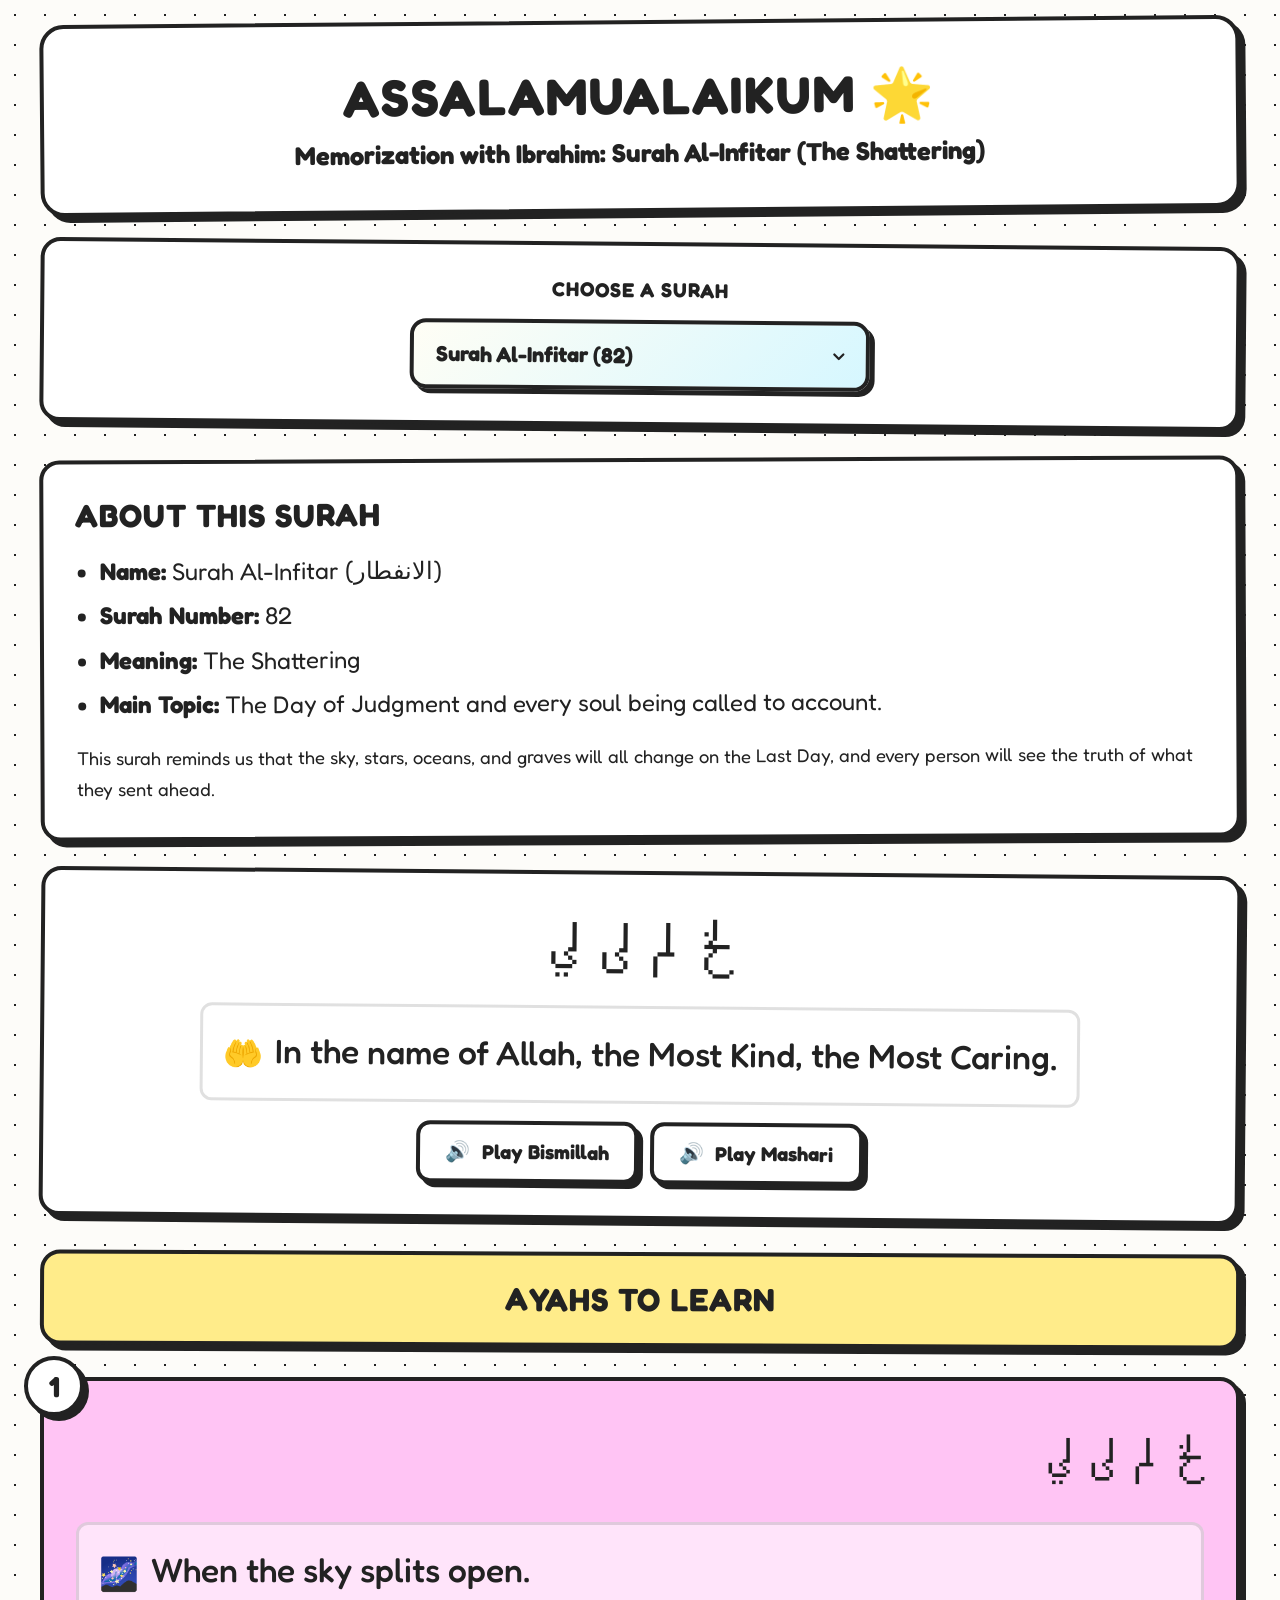
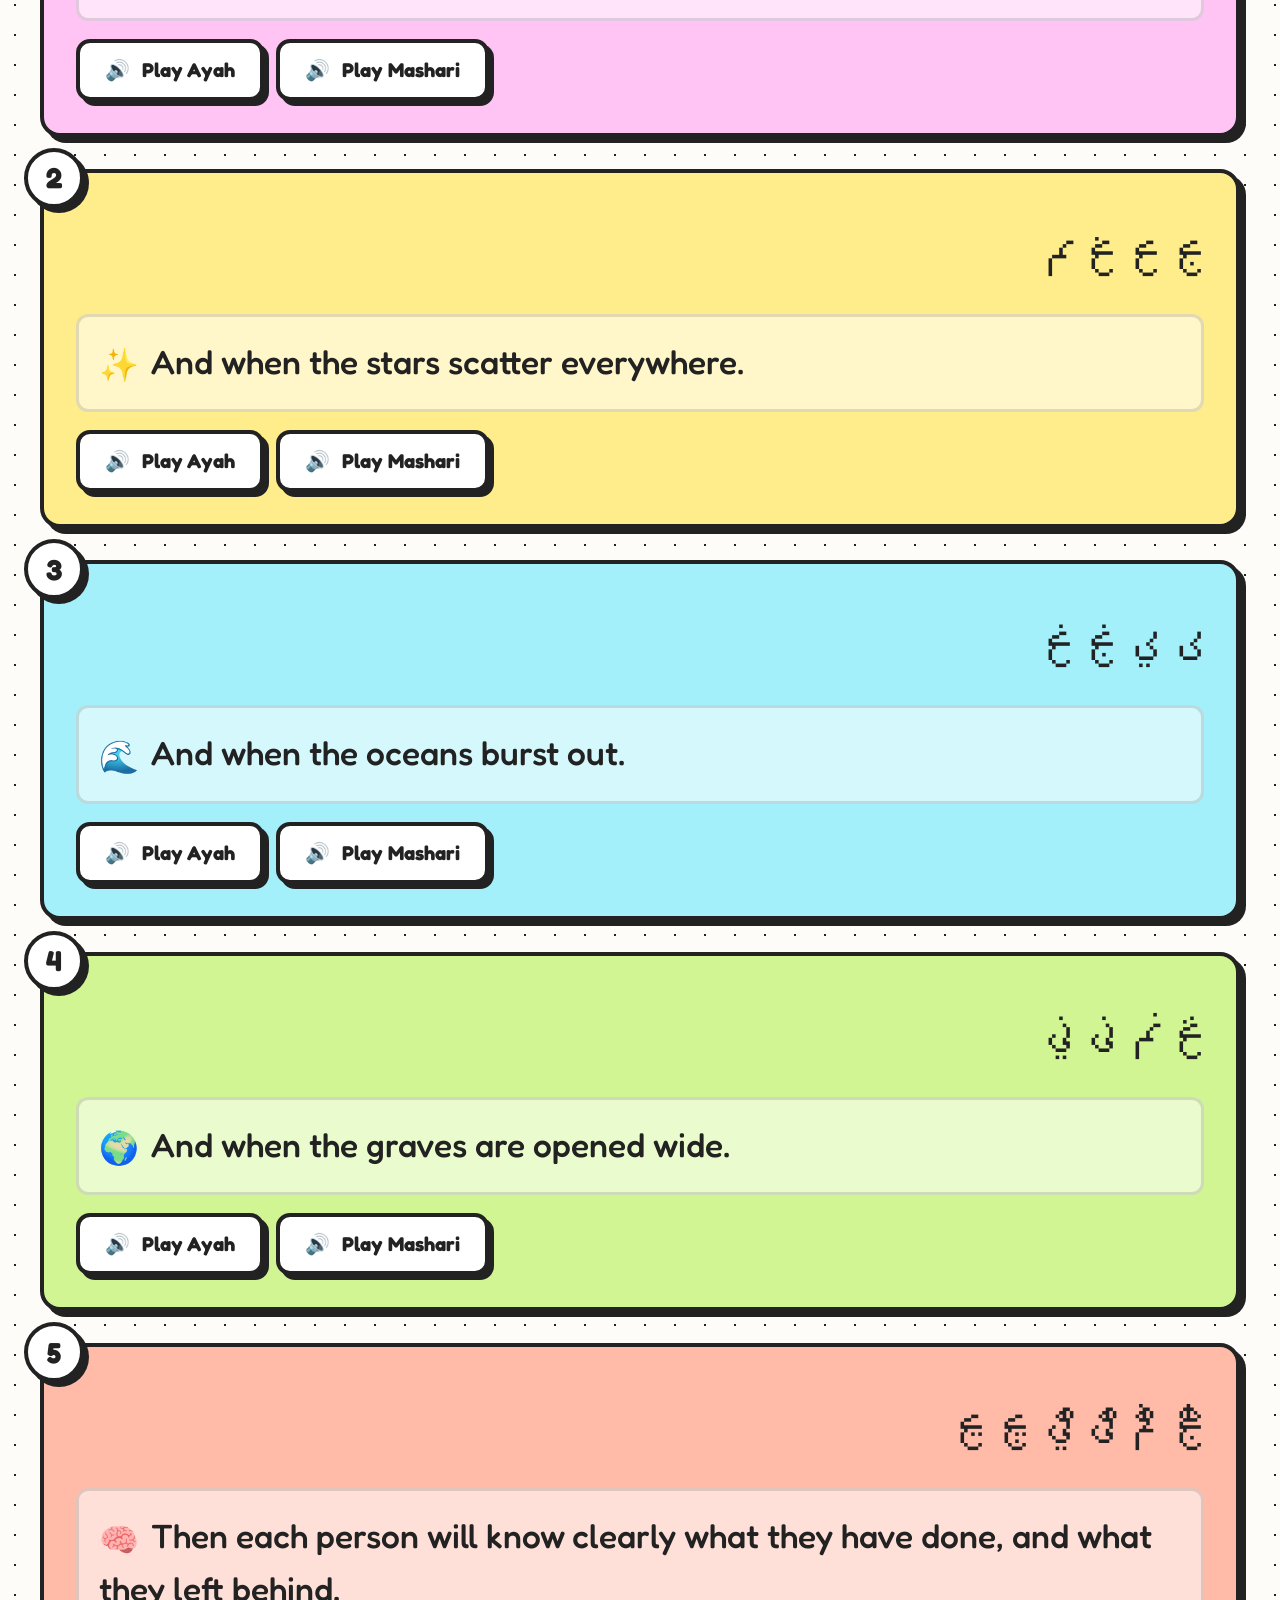
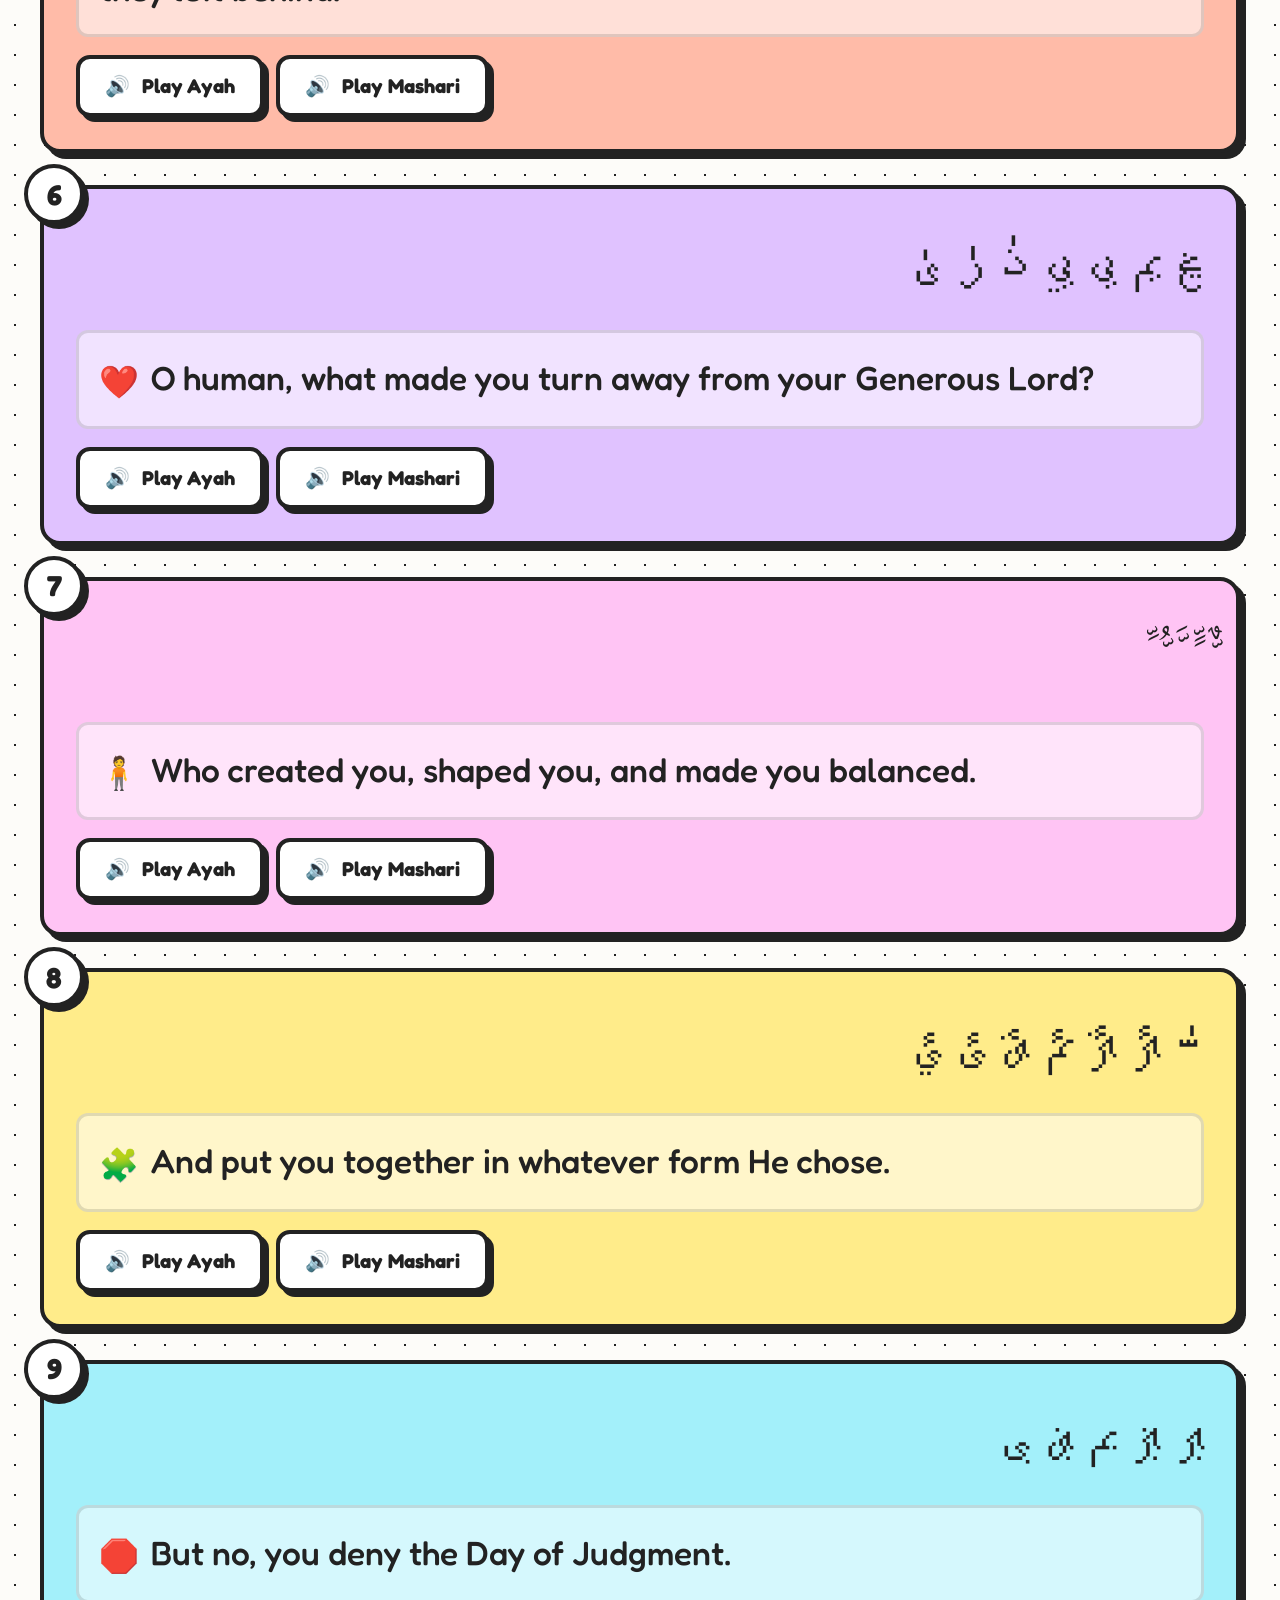
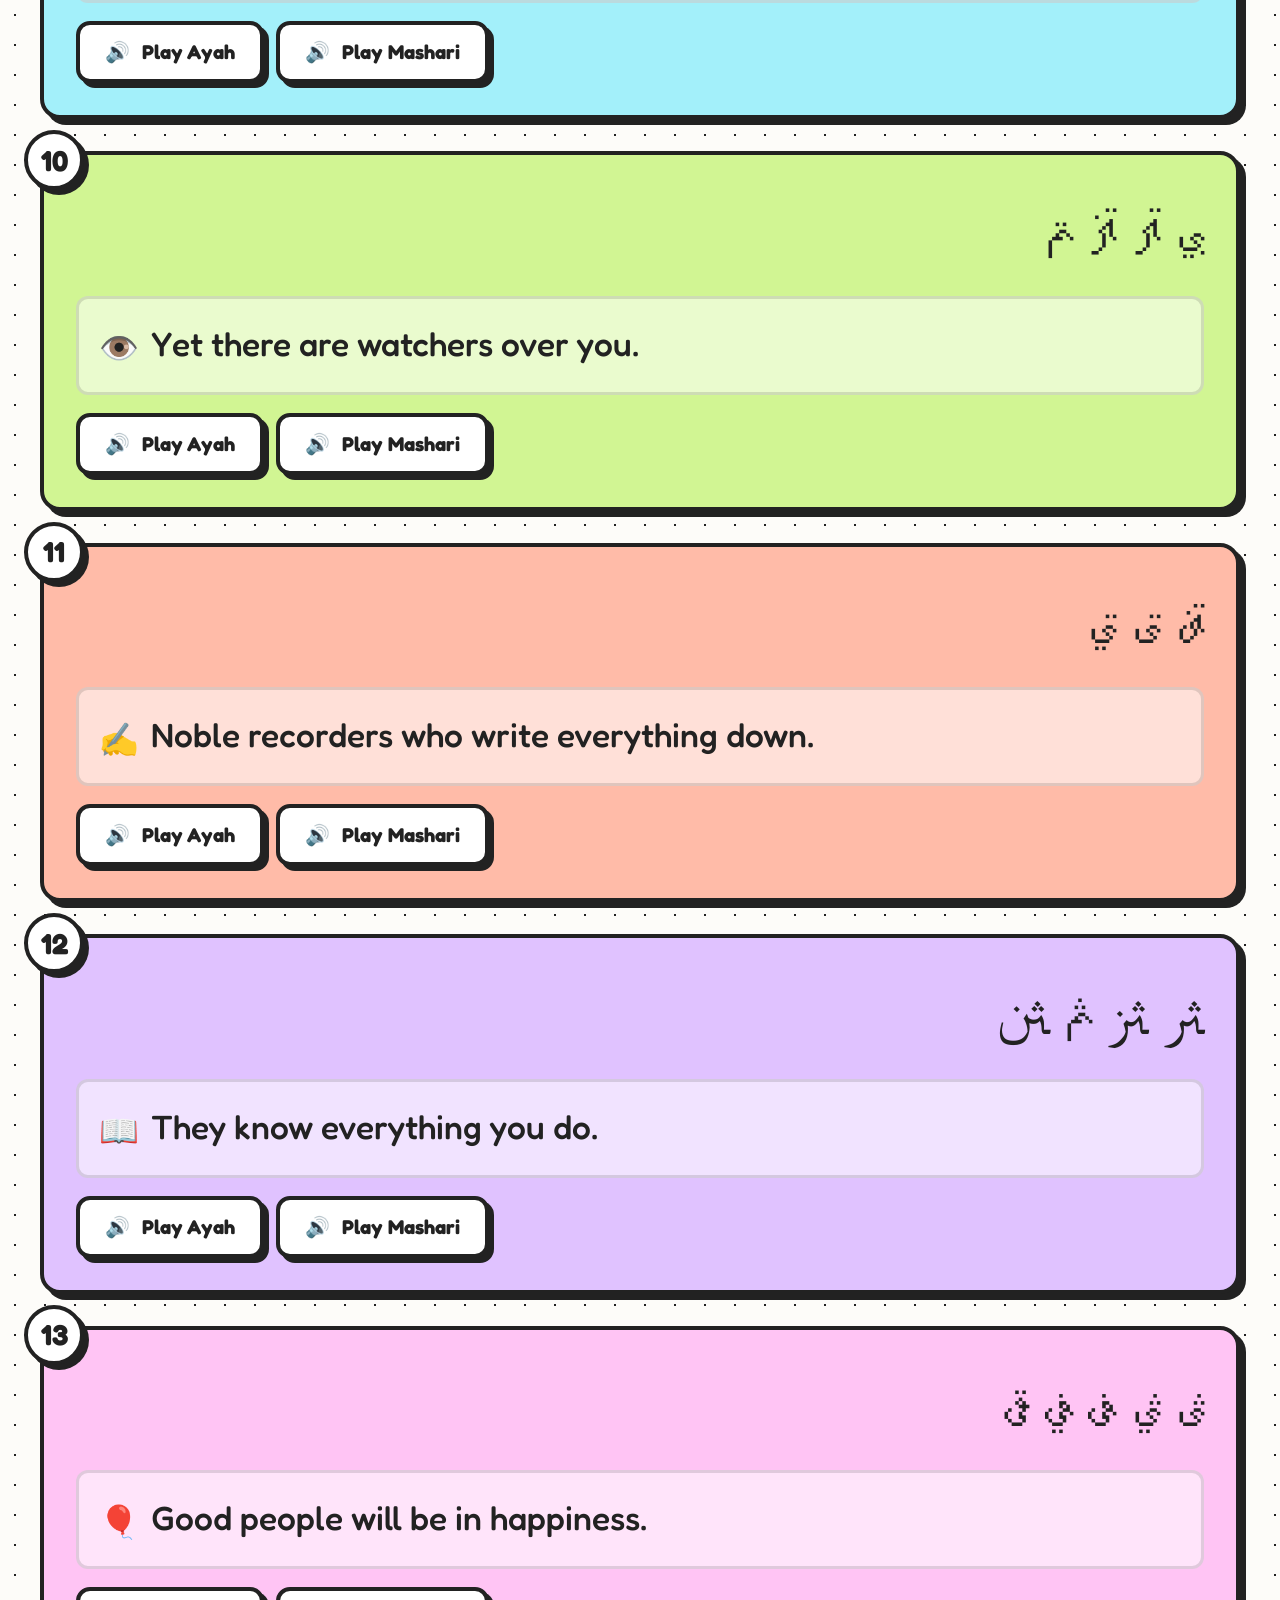
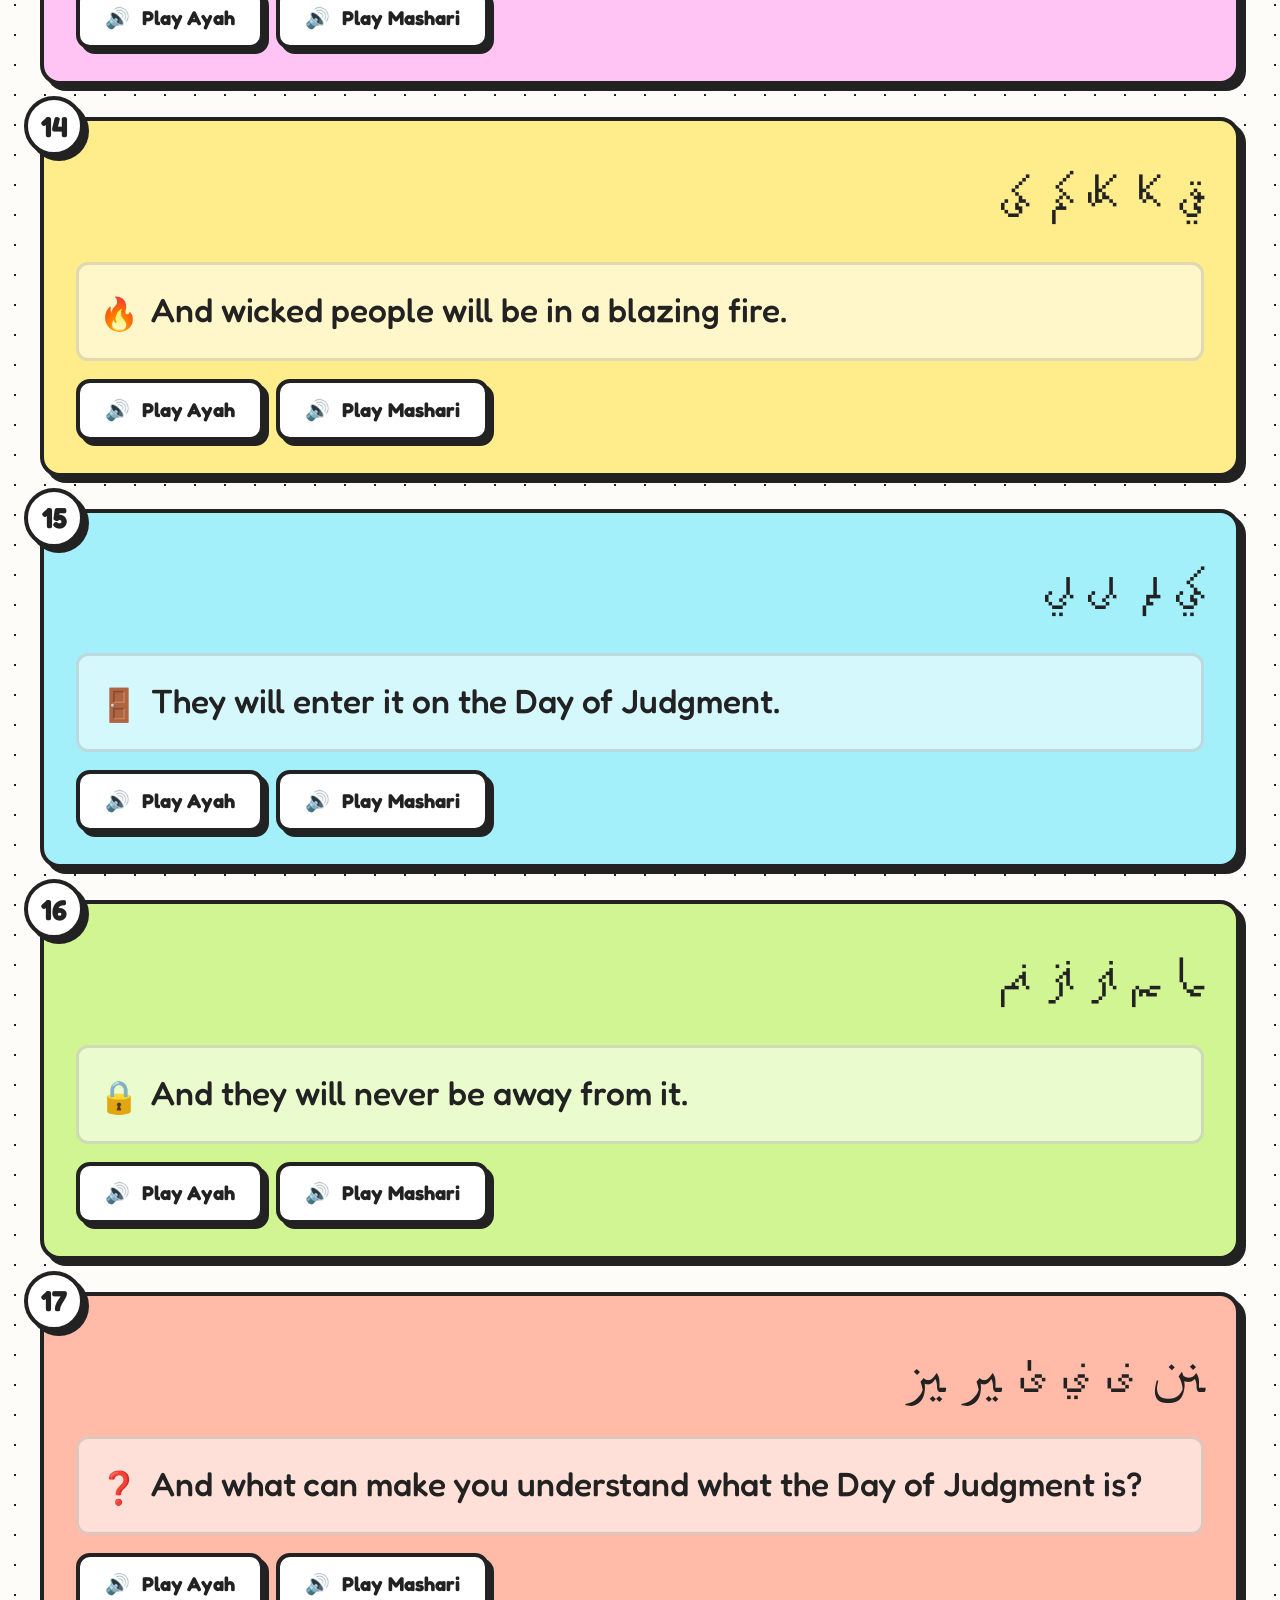
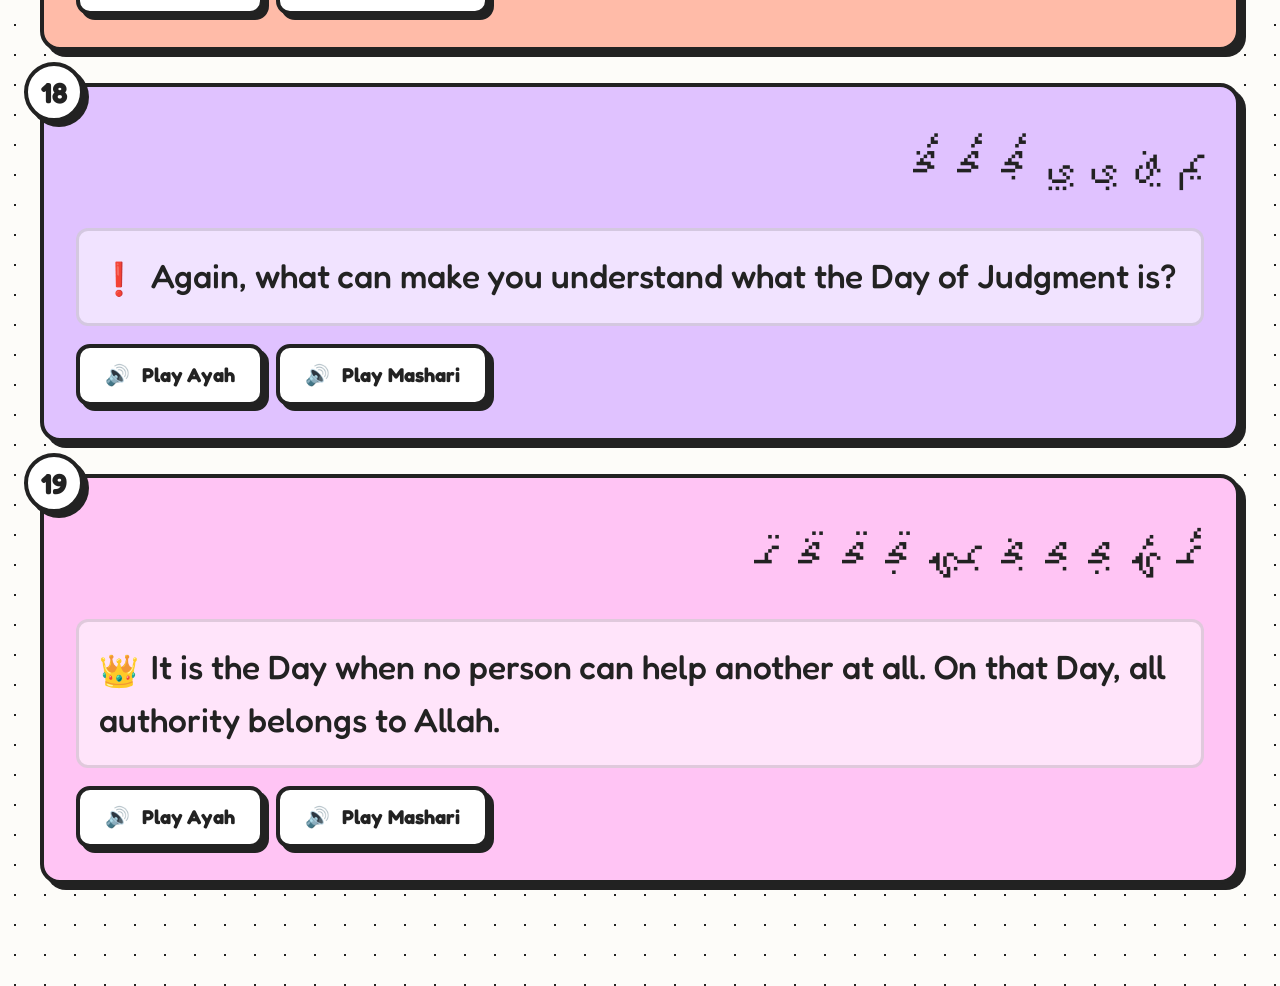
<file: index.html>
<!DOCTYPE html>
<html lang="en">
<head>
    <meta charset="UTF-8">
    <meta name="viewport" content="width=device-width, initial-scale=1.0">
    <title>Quran Surahs for Ibrahim</title>

    <link href="https://fonts.googleapis.com/css2?family=Fredoka:wght@500;700&family=Amiri+Quran&display=swap" rel="stylesheet">
    
    <link rel="stylesheet" href="assets/css/style.css">
    <style></style>
    <style id="dynamic-font-style"></style>
</head>
<body>
    <div class="container">
        <div class="header">
            <h1>Assalamualaikum 🌟</h1>
            <p id="page-subtitle">Memorization with Ibrahim: Surah Al-Infitar (The Shattering)</p>
        </div>

        <div class="card selector-card">
            <label class="selector-label" for="surah-select">Choose a Surah</label>
            <select id="surah-select" class="surah-select">
                <option value="infitar">Surah Al-Infitar (82)</option>
                <option value="takweer">Surah At-Takweer (81)</option>
            </select>
        </div>

        <div id="about-card" class="card info-card"></div>

        <div class="card bismillah">
            <div class="arabic" style="font-family: 'Page1Font'; text-align: center; font-size: 4.2rem; line-height: 1.2;">ﱁ ﱂ ﱃ ﱄ</div>
            <div class="english"><span class="emoji">🤲</span>In the name of Allah, the Most Kind, the Most Caring.</div>
            <div class="button-group">
                <button class="play-btn" data-default-label="Play Bismillah" onclick="playAyah(0, this)"><span>🔊</span> Play Bismillah</button>
                <button class="play-btn" data-default-label="Play Mashari" onclick="playAyah(0, this, 'mashari')"><span>🔊</span> Play Mashari</button>
            </div>
        </div>

        <div id="section-heading" class="section-heading">Ayahs to Learn</div>
        <div id="ayah-list"></div>

        <div id="lessons-card" class="card lessons-card" hidden></div>
    </div>

    <script src="data/surahData.js"></script>
    <script src="assets/js/app.js" defer></script>
</body>
</html>
</file>
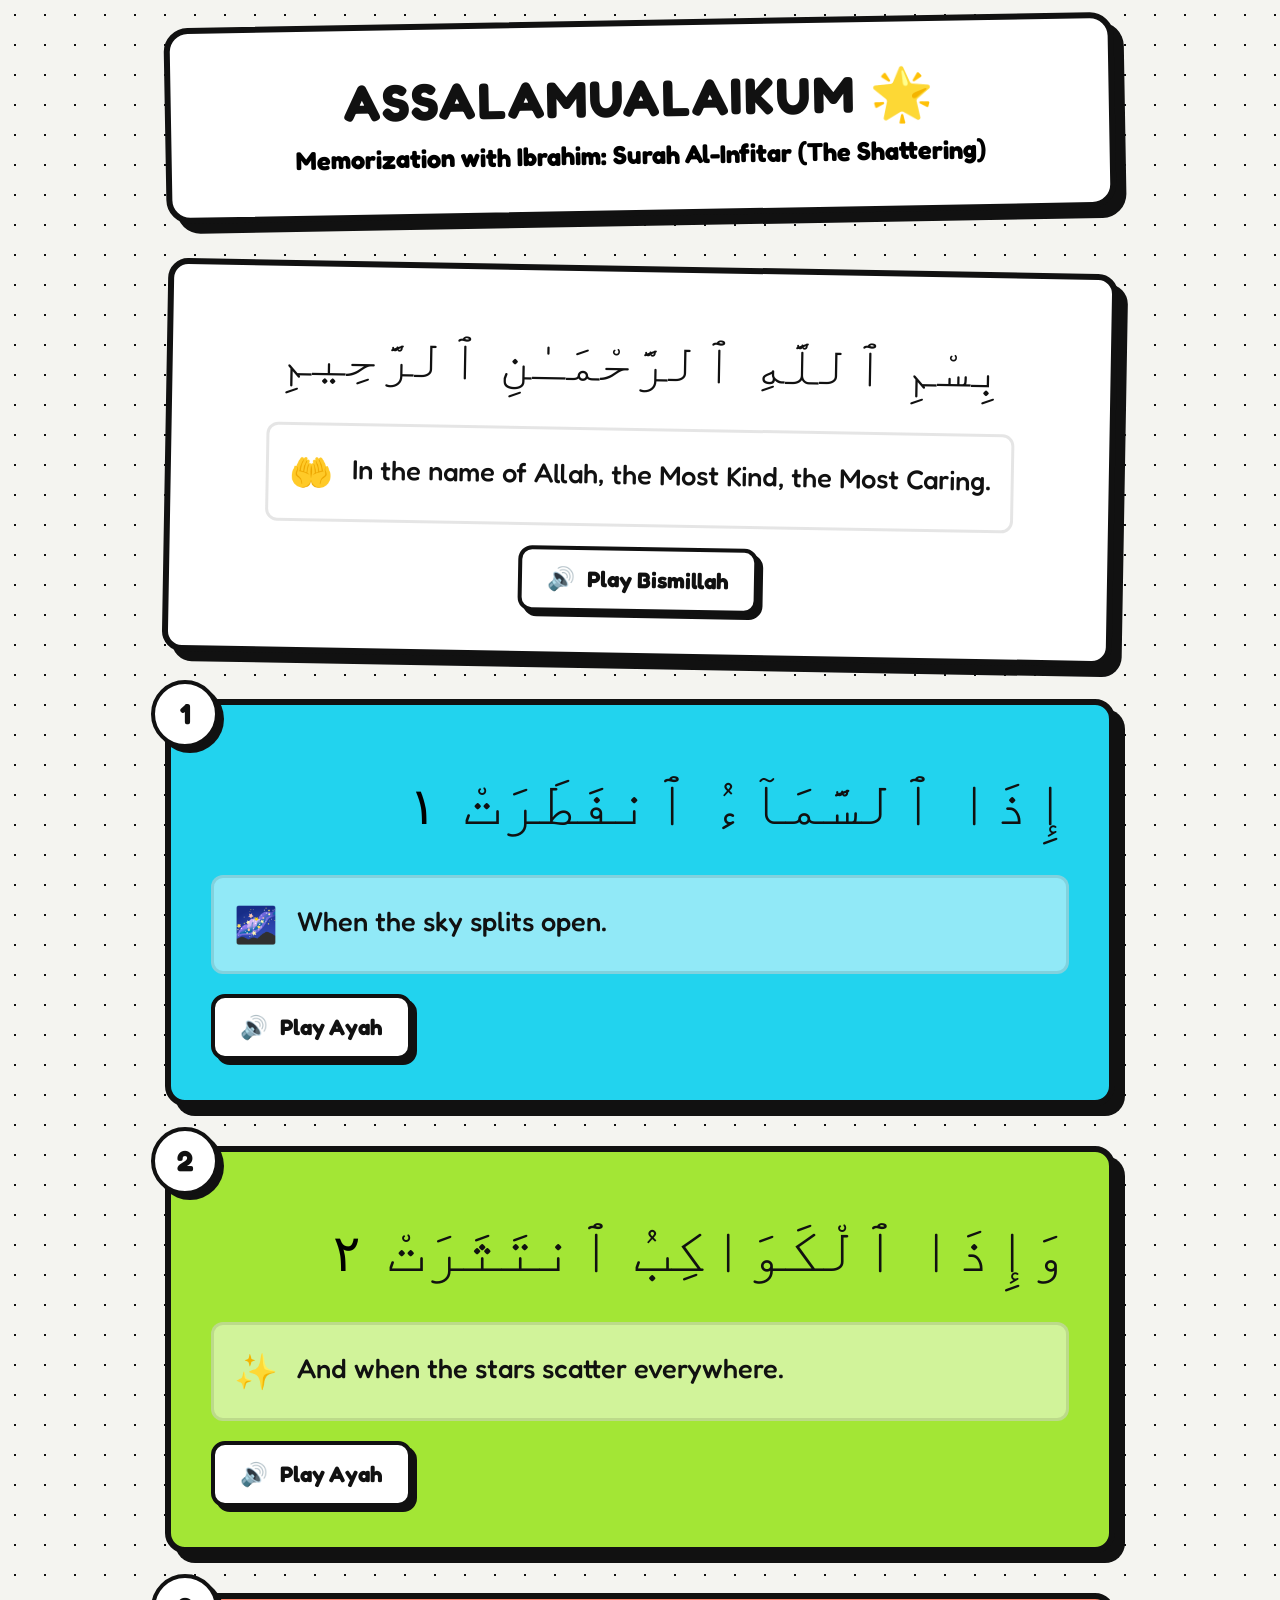
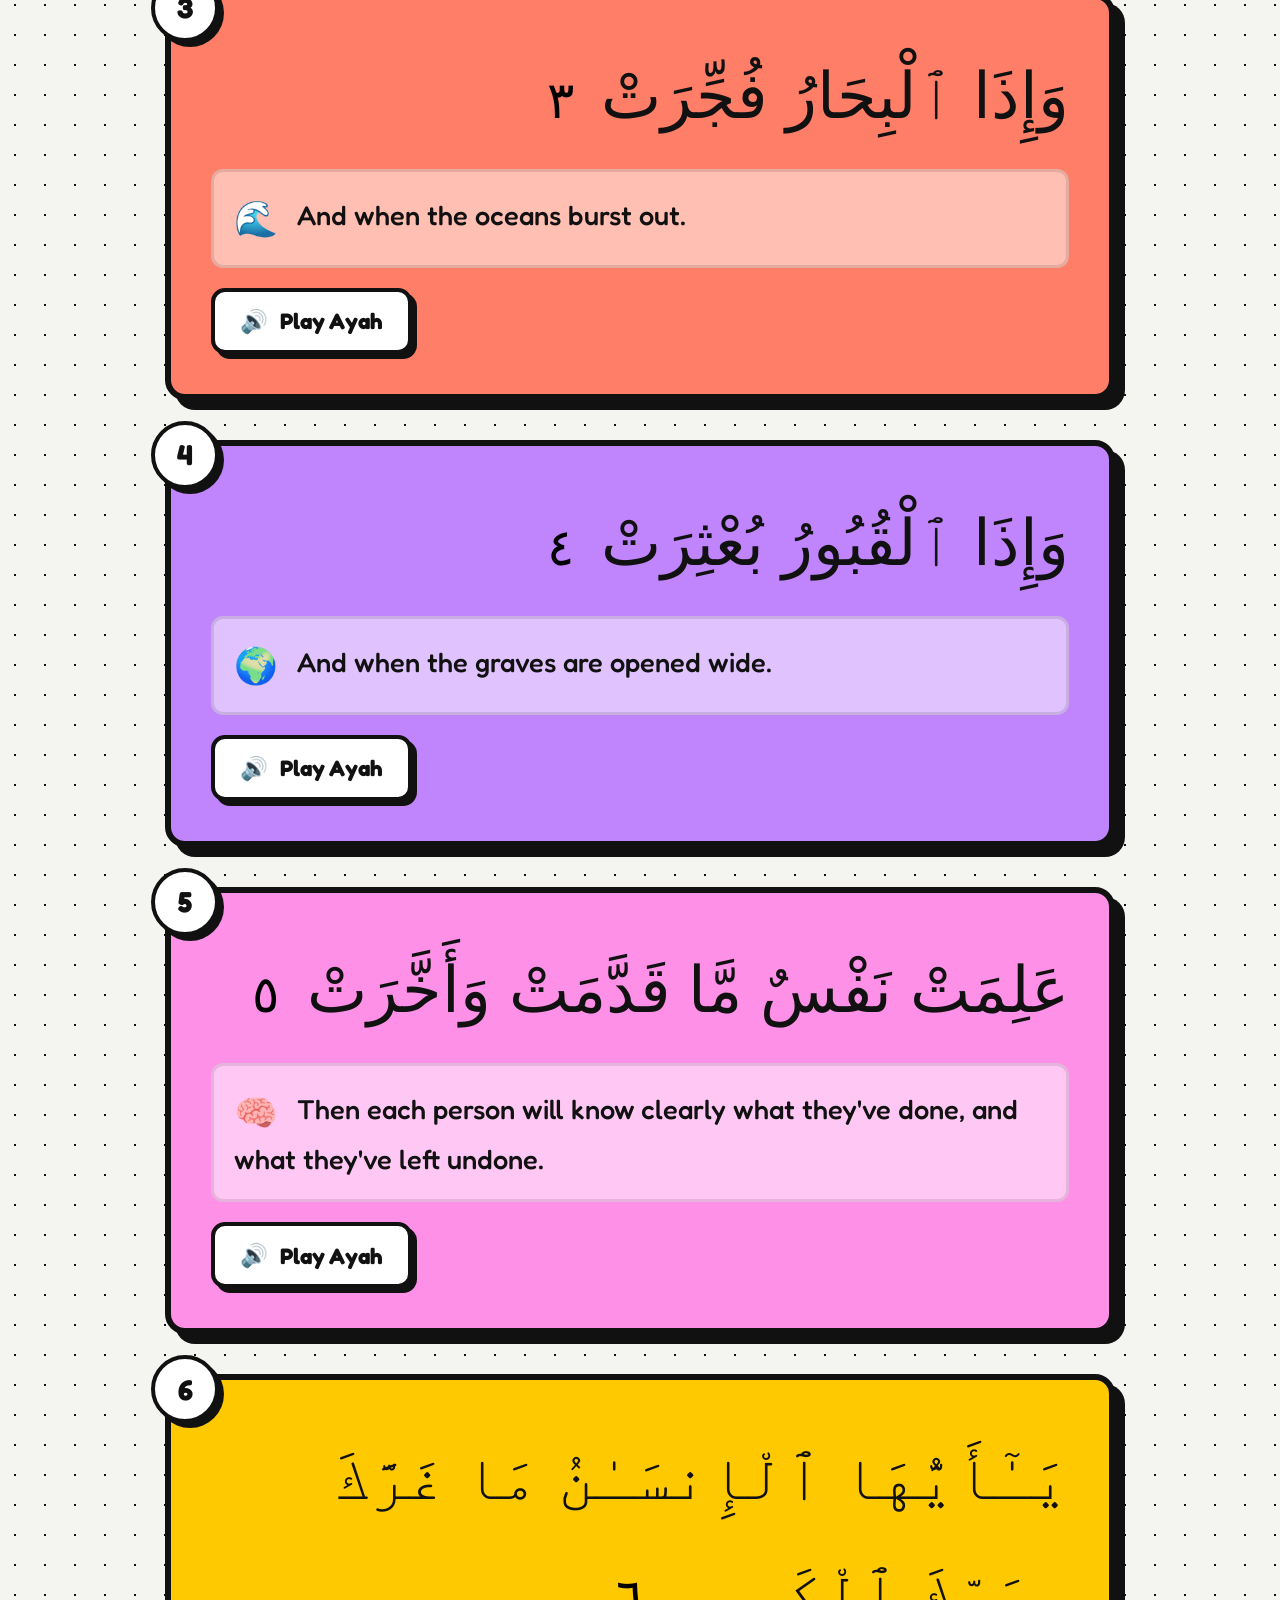
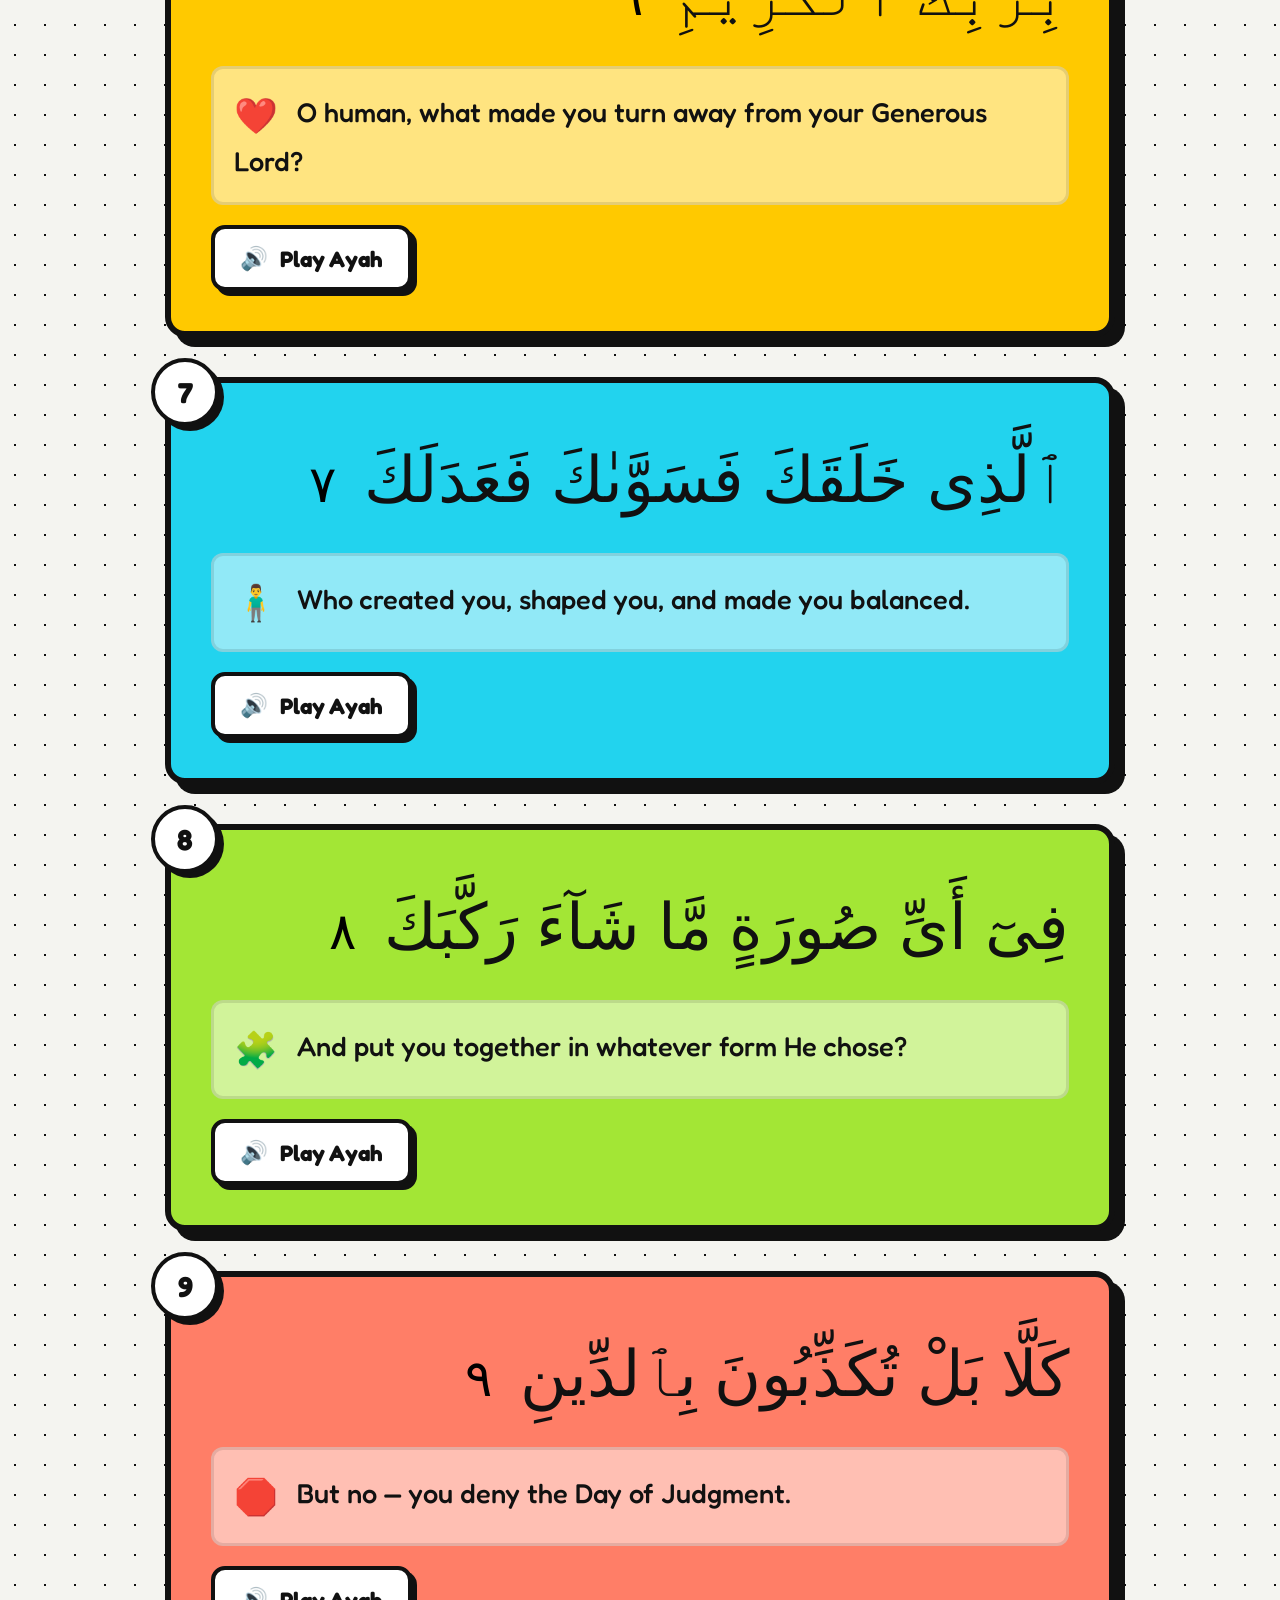
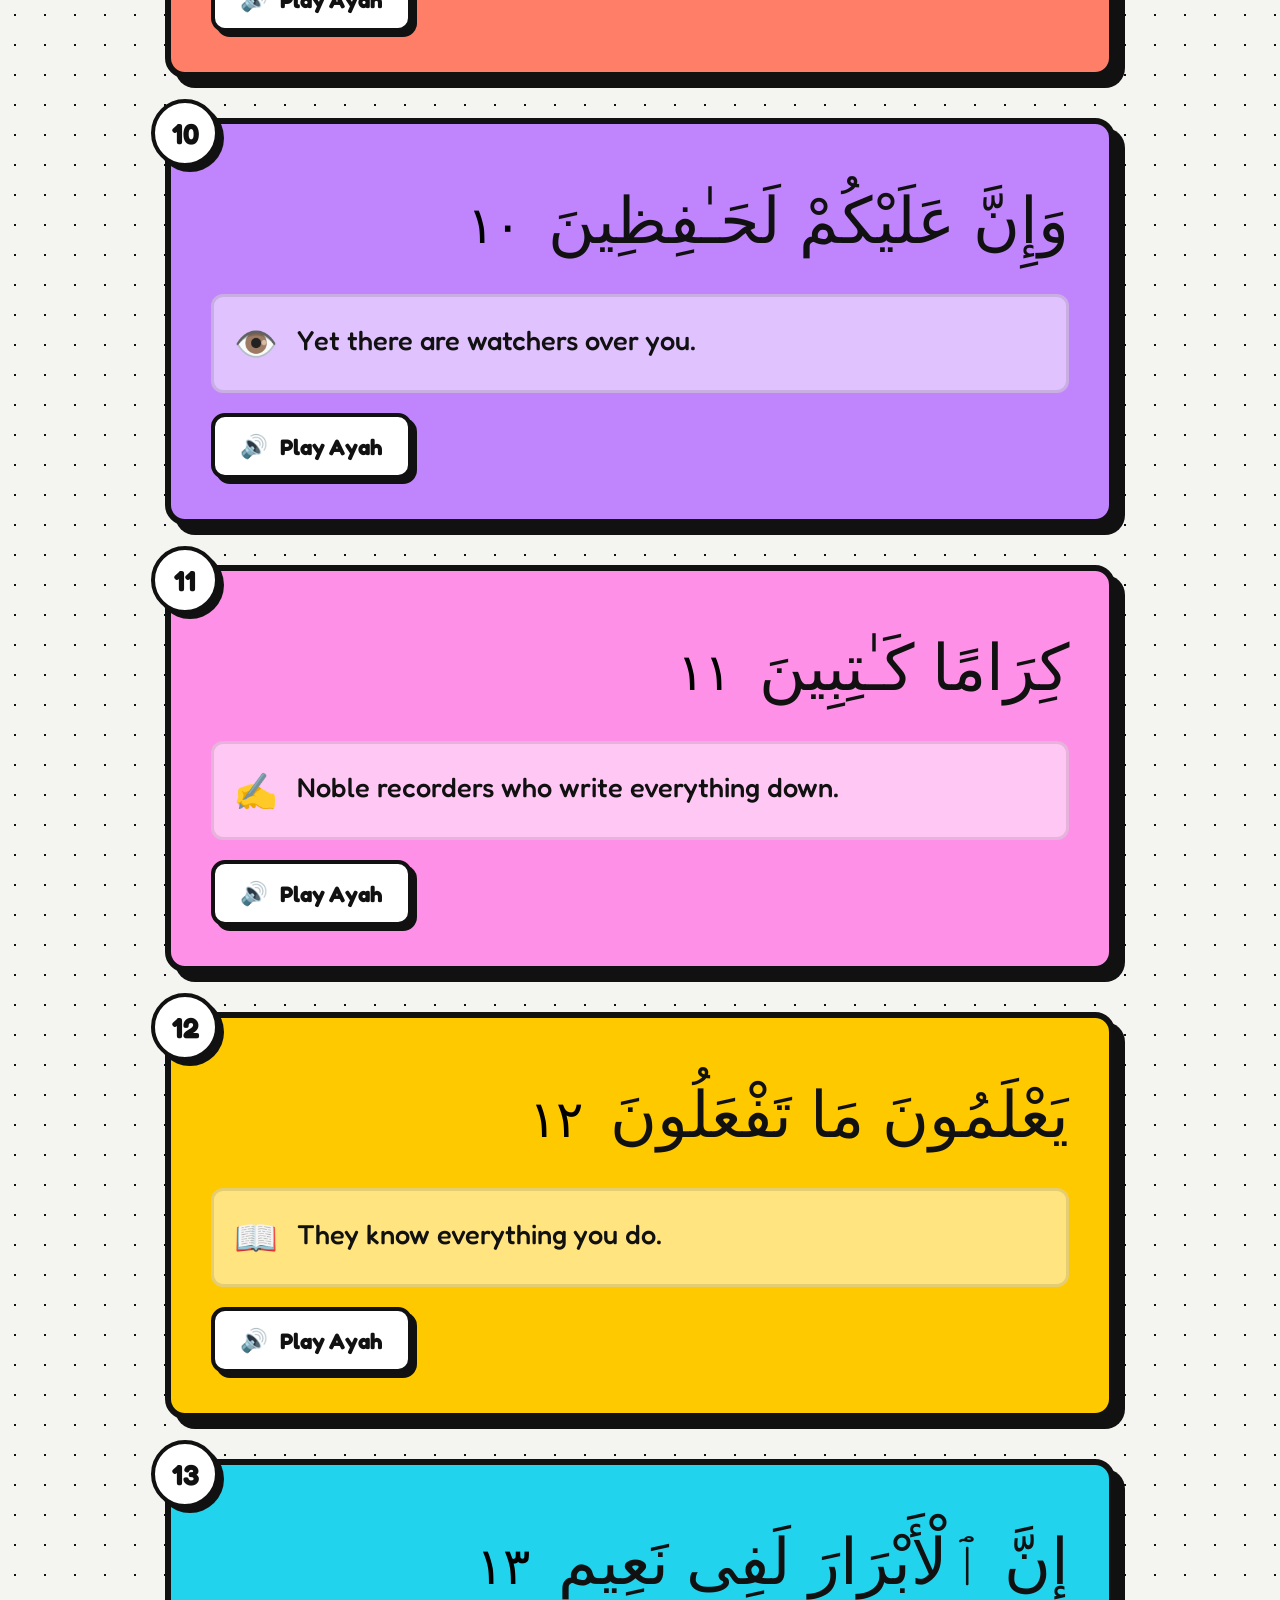
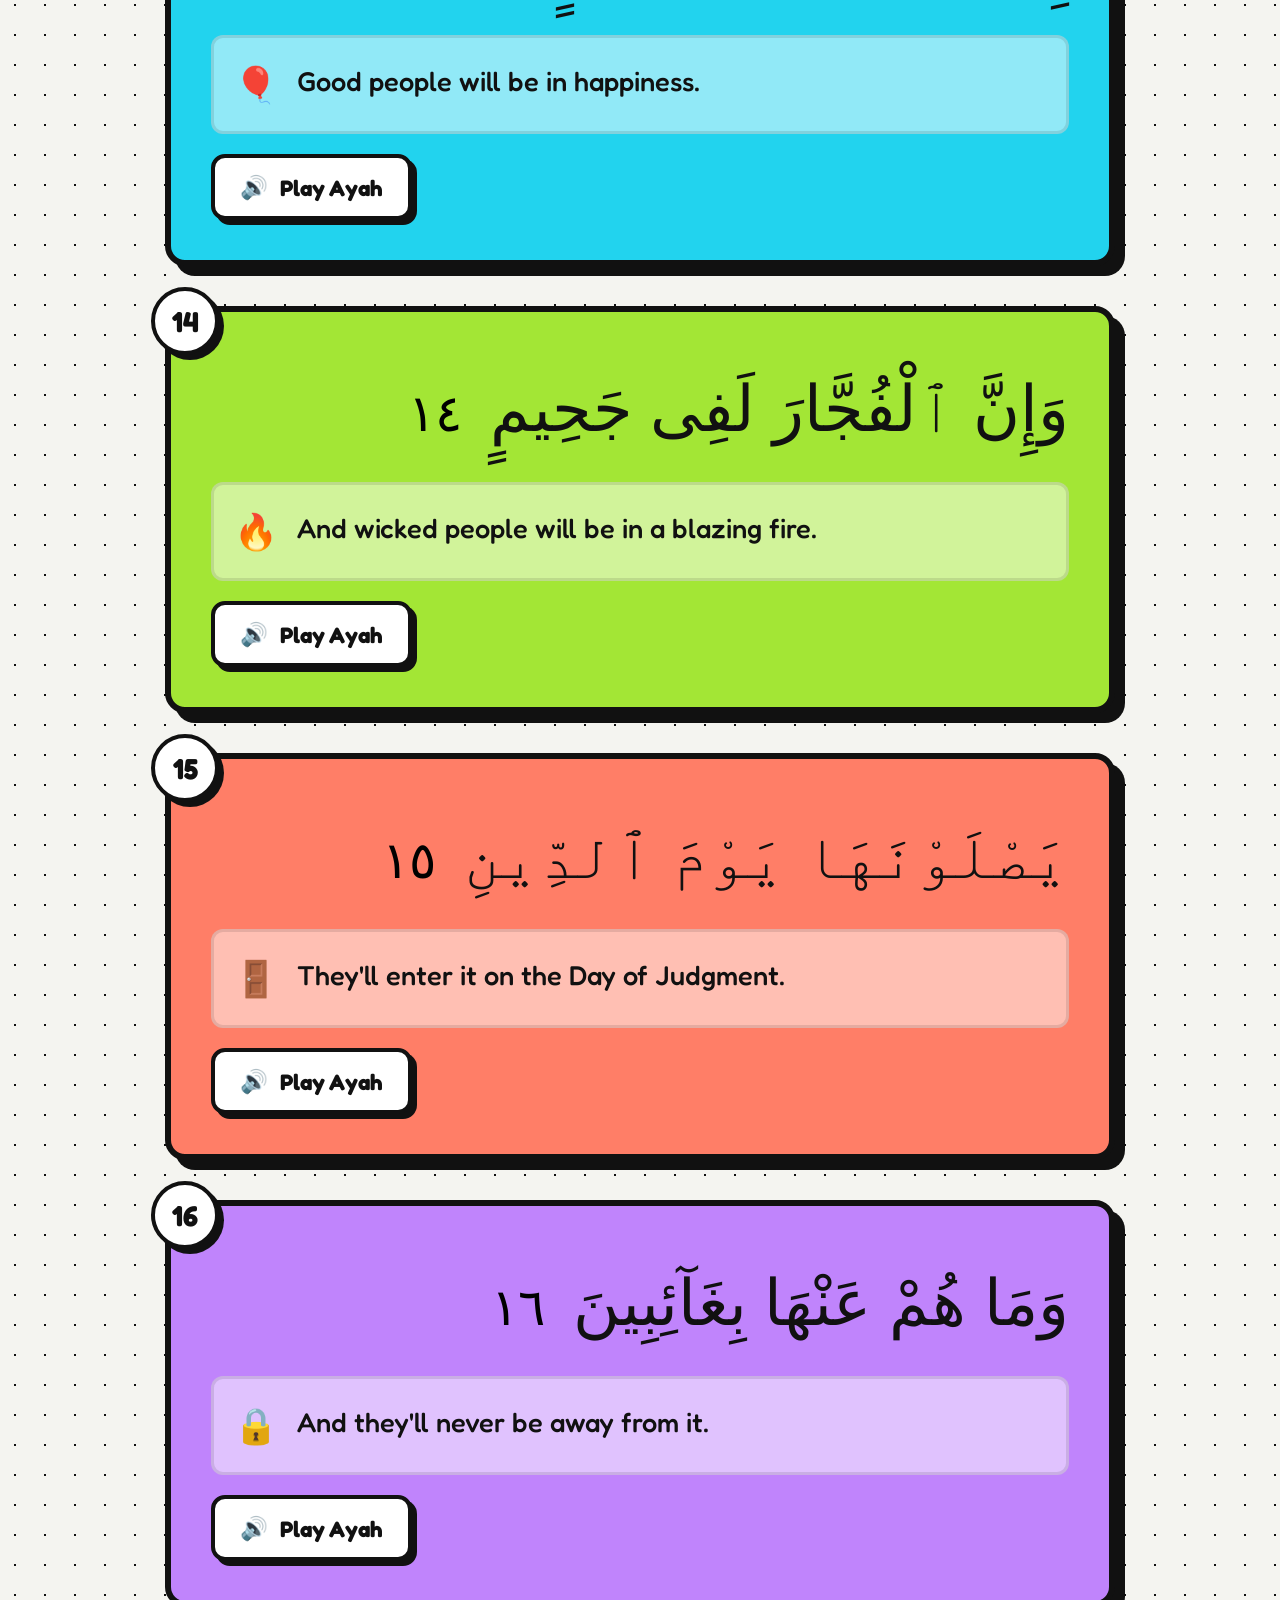
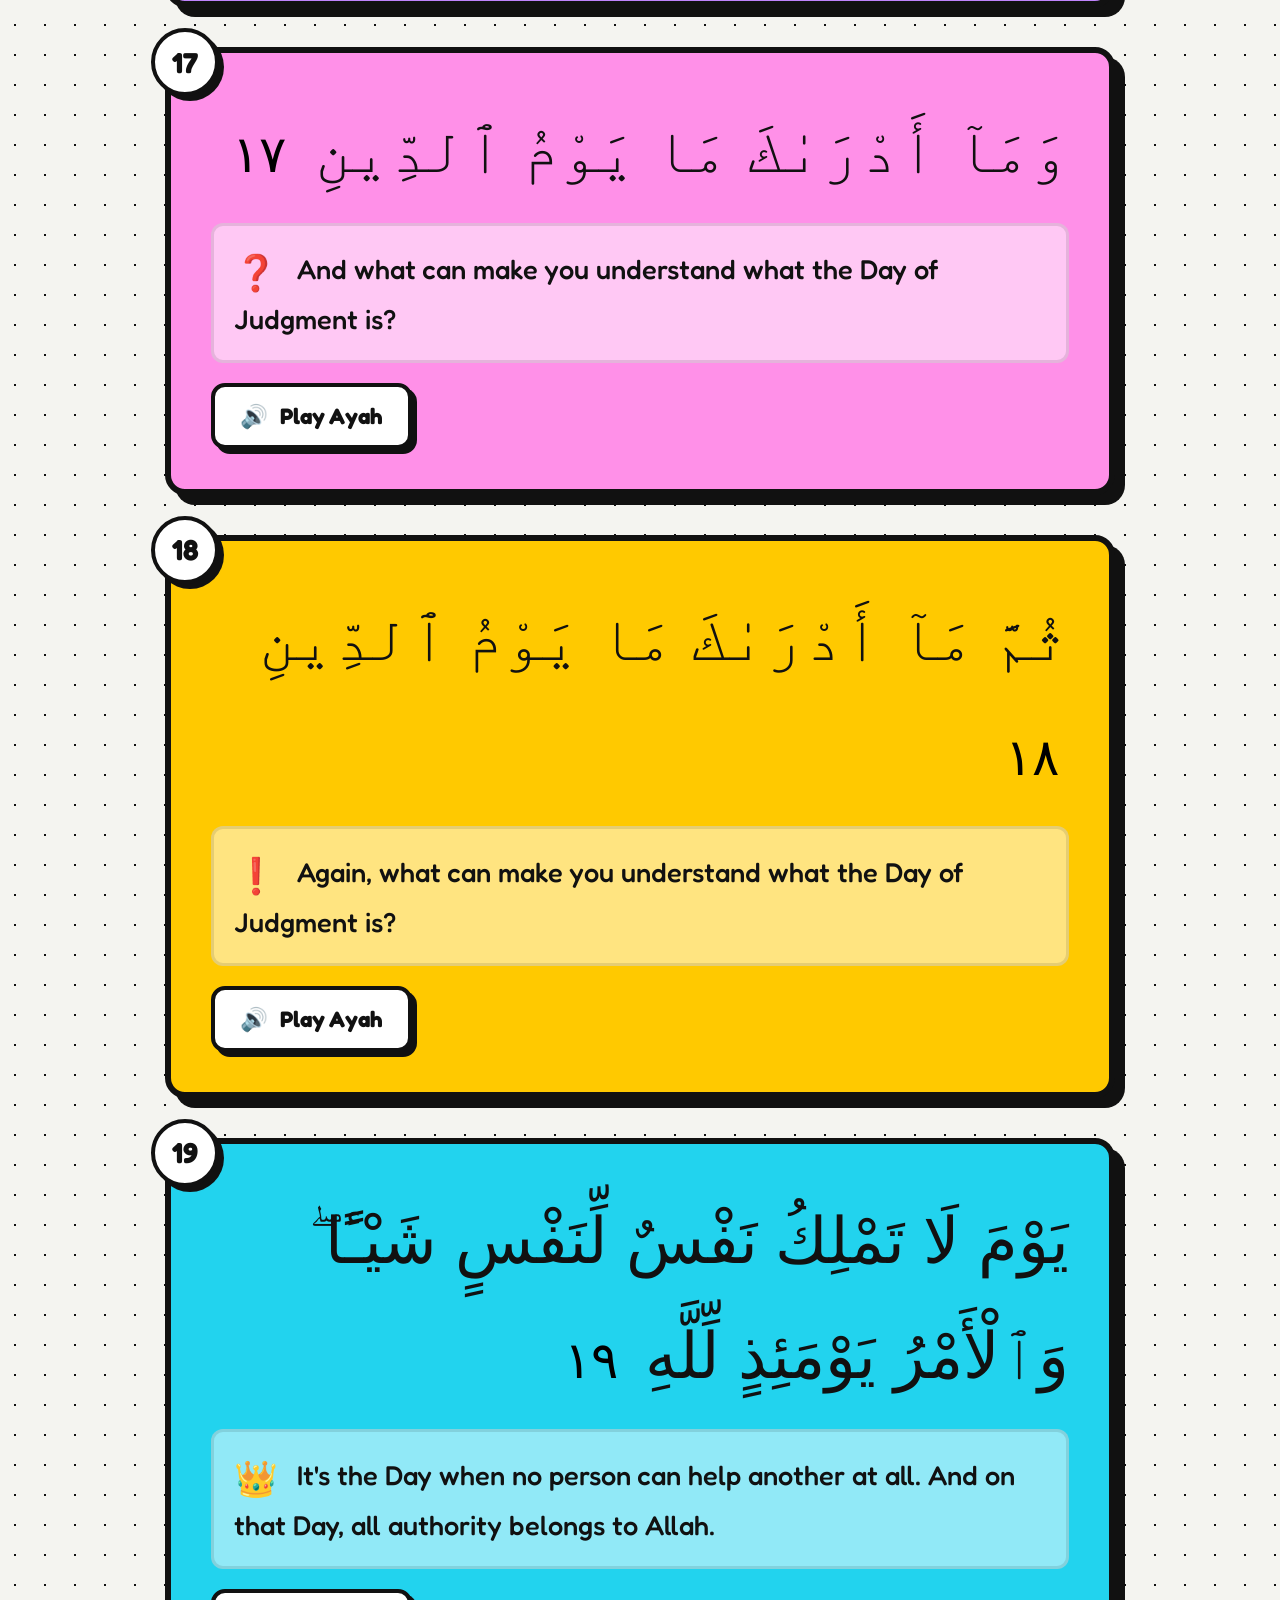
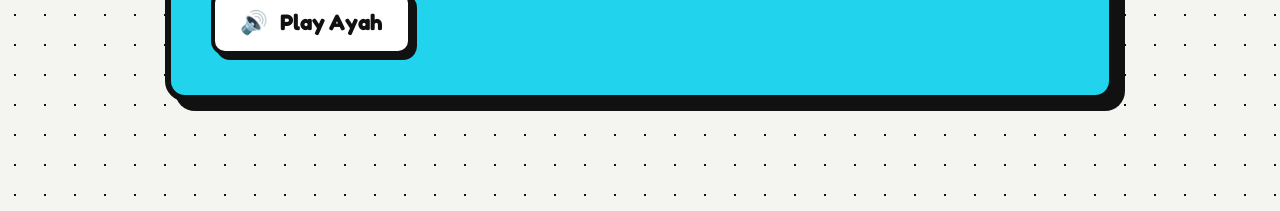
<file: quran.html>
<!DOCTYPE html>
<html lang="en">
<head>
    <meta charset="UTF-8">
    <meta name="viewport" content="width=device-width, initial-scale=1.0">
    <title>Surah Al-Infitar for Ibrahim</title>
    
    <!-- Importing Fredoka for English -->
    <link href="https://fonts.googleapis.com/css2?family=Fredoka:wght@500;700&display=swap" rel="stylesheet">
    
    <style>
        /* Loading official Quran.com (Quran Foundation API) Uthmanic Hafs Font */
        @font-face {
            font-family: 'UthmanicHafs';
            src: url('https://verses.quran.foundation/fonts/quran/hafs/uthmanic_hafs/UthmanicHafs1Ver18.woff2') format('woff2');
            font-weight: normal;
            font-style: normal;
            font-display: swap;
        }

        /* Neo-Brutalist Global Variables */
        :root {
            --bg-color: #f4f4f0;
            --black: #111111;
            --pink: #FF90E8;
            --yellow: #FFC900;
            --blue: #22D3EE;
            --green: #A3E635;
            --orange: #FF7E67;
            --purple: #C084FC;
            --white: #FFFFFF;
        }

        body {
            font-family: 'Fredoka', sans-serif;
            background-color: var(--bg-color);
            color: var(--black);
            margin: 0;
            padding: 20px;
            background-image: radial-gradient(var(--black) 1px, transparent 1px);
            background-size: 30px 30px;
        }

        .container {
            max-width: 950px;
            margin: 0 auto;
            padding-bottom: 50px;
        }

        /* Hero Header */
        .header {
            background-color: var(--white);
            border: 6px solid var(--black);
            box-shadow: 10px 10px 0px var(--black);
            border-radius: 24px;
            padding: 40px;
            text-align: center;
            margin-bottom: 50px;
            transform: rotate(-1deg);
        }

        .header h1 {
            font-size: 3.2rem;
            margin: 0;
            color: var(--black);
            text-transform: uppercase;
            letter-spacing: 2px;
        }

        .header p {
            font-size: 1.6rem;
            margin: 10px 0 0 0;
            color: #000000;
            font-weight: 700;
        }

        /* Ayah Cards */
        .card {
            border: 6px solid var(--black);
            box-shadow: 10px 10px 0px var(--black);
            border-radius: 20px;
            padding: 40px;
            margin-bottom: 40px;
            position: relative;
            transition: all 0.2s ease-in-out;
            display: flex;
            flex-direction: column;
        }

        /* Looping Colors for Cards */
        .card:nth-child(6n+1) { background-color: var(--pink); }
        .card:nth-child(6n+2) { background-color: var(--yellow); }
        .card:nth-child(6n+3) { background-color: var(--blue); }
        .card:nth-child(6n+4) { background-color: var(--green); }
        .card:nth-child(6n+5) { background-color: var(--orange); }
        .card:nth-child(6n+6) { background-color: var(--purple); }

        .bismillah {
            background-color: var(--white) !important;
            text-align: center;
            transform: rotate(1deg);
            align-items: center;
        }

        .bismillah .arabic {
            text-align: center;
            font-size: 3.5rem;
        }

        /* Ayah Number Badge */
        .badge {
            position: absolute;
            top: -25px;
            left: -20px;
            background-color: var(--white);
            border: 4px solid var(--black);
            border-radius: 50%;
            width: 60px;
            height: 60px;
            display: flex;
            align-items: center;
            justify-content: center;
            font-size: 1.8rem;
            font-weight: 700;
            box-shadow: 5px 5px 0px var(--black);
            z-index: 10;
        }

        /* Typography */
        .arabic {
            font-family: 'UthmanicHafs', Arial, sans-serif;
            font-size: 4rem; 
            text-align: right;
            direction: rtl;
            margin-bottom: 15px;
            line-height: 1.8;
            color: var(--black);
        }

        /* Styling for the Arabic Ayah Number at the end */
        .ayah-end {
            color: #000000;
            font-size: 3.2rem;
            margin-right: 10px;
        }

        .english {
            font-size: 1.7rem;
            font-weight: 500;
            line-height: 1.5;
            background: rgba(255, 255, 255, 0.5);
            padding: 20px;
            border-radius: 12px;
            border: 3px solid rgba(0,0,0,0.1);
            margin-bottom: 20px;
        }

        .emoji {
            font-size: 2.2rem;
            margin-right: 12px;
            vertical-align: middle;
        }

        /* Play Button Styles */
        .play-btn {
            background-color: var(--white);
            border: 4px solid var(--black);
            box-shadow: 5px 5px 0px var(--black);
            border-radius: 14px;
            padding: 15px 25px;
            font-size: 1.4rem;
            font-family: 'Fredoka', sans-serif;
            font-weight: 700;
            color: var(--black);
            cursor: pointer;
            display: inline-flex;
            align-items: center;
            justify-content: center;
            gap: 12px;
            align-self: flex-start;
            transition: all 0.1s ease-in-out;
        }

        .bismillah .play-btn {
            align-self: center;
        }

        .play-btn:hover {
            transform: translate(2px, 2px);
            box-shadow: 2px 2px 0px var(--black);
        }

        .play-btn:active, .play-btn.playing {
            transform: translate(4px, 4px);
            box-shadow: 0px 0px 0px var(--black);
            background-color: var(--black);
            color: var(--white);
        }

        @media (max-width: 600px) {
            body {
                padding: 10px;
            }
            
            .container {
                padding-bottom: 30px;
            }
            
            .header {
                padding: 25px 20px;
                margin-bottom: 30px;
            }
            
            .header h1 { 
                font-size: 2rem;
                letter-spacing: 1px;
            }
            
            .header p {
                font-size: 1.2rem;
                line-height: 1.4;
            }
            
            .arabic { 
                font-size: 2.8rem;
                line-height: 1.6;
            }
            
            .bismillah .arabic {
                font-size: 2.5rem;
            }
            
            .ayah-end { font-size: 2.2rem; }
            
            .english { 
                font-size: 1.3rem;
                padding: 15px;
                line-height: 1.4;
            }
            
            .card { 
                padding: 25px 20px;
                margin-bottom: 30px;
            }
            
            .badge { 
                width: 50px; 
                height: 50px; 
                font-size: 1.4rem; 
                top: -15px; 
                left: -15px; 
            }
            
            .play-btn { 
                align-self: stretch;
                padding: 12px 20px;
                font-size: 1.2rem;
            }
            
            .emoji {
                font-size: 1.8rem;
            }
        }
        
        @media (max-width: 400px) {
            body {
                padding: 8px;
            }
            
            .header h1 {
                font-size: 1.8rem;
            }
            
            .header p {
                font-size: 1.1rem;
            }
            
            .arabic {
                font-size: 2.4rem;
            }
            
            .bismillah .arabic {
                font-size: 2.2rem;
            }
            
            .card {
                padding: 20px 15px;
            }
        }
    </style>
</head>
<body>

<div class="container">
    
    <div class="header">
        <h1>Assalamualaikum 🌟</h1>
        <p>Memorization with Ibrahim: Surah Al-Infitar (The Shattering)</p>
    </div>

    <!-- Bismillah -->
    <div class="card bismillah">
        <div class="arabic">بِسْمِ ٱللَّهِ ٱلرَّحْمَـٰنِ ٱلرَّحِيمِ</div>
        <div class="english"><span class="emoji">🤲</span> In the name of Allah, the Most Kind, the Most Caring.</div>
        <button class="play-btn" onclick="playAyah(0, this)"><span>🔊</span> Play Bismillah</button>
    </div>

    <!-- Verse 1 -->
    <div class="card">
        <div class="badge">1</div>
        <div class="arabic">إِذَا ٱلسَّمَآءُ ٱنفَطَرَتْ <span class="ayah-end">١</span></div>
        <div class="english"><span class="emoji">🌌</span> When the sky splits open.</div>
        <button class="play-btn" onclick="playAyah(1, this)"><span>🔊</span> Play Ayah</button>
    </div>

    <!-- Verse 2 -->
    <div class="card">
        <div class="badge">2</div>
        <div class="arabic">وَإِذَا ٱلْكَوَاكِبُ ٱنتَثَرَتْ <span class="ayah-end">٢</span></div>
        <div class="english"><span class="emoji">✨</span> And when the stars scatter everywhere.</div>
        <button class="play-btn" onclick="playAyah(2, this)"><span>🔊</span> Play Ayah</button>
    </div>

    <!-- Verse 3 -->
    <div class="card">
        <div class="badge">3</div>
        <div class="arabic">وَإِذَا ٱلْبِحَارُ فُجِّرَتْ <span class="ayah-end">٣</span></div>
        <div class="english"><span class="emoji">🌊</span> And when the oceans burst out.</div>
        <button class="play-btn" onclick="playAyah(3, this)"><span>🔊</span> Play Ayah</button>
    </div>

    <!-- Verse 4 -->
    <div class="card">
        <div class="badge">4</div>
        <div class="arabic">وَإِذَا ٱلْقُبُورُ بُعْثِرَتْ <span class="ayah-end">٤</span></div>
        <div class="english"><span class="emoji">🌍</span> And when the graves are opened wide.</div>
        <button class="play-btn" onclick="playAyah(4, this)"><span>🔊</span> Play Ayah</button>
    </div>

    <!-- Verse 5 -->
    <div class="card">
        <div class="badge">5</div>
        <div class="arabic">عَلِمَتْ نَفْسٌ مَّا قَدَّمَتْ وَأَخَّرَتْ <span class="ayah-end">٥</span></div>
        <div class="english"><span class="emoji">🧠</span> Then each person will know clearly what they've done, and what they've left undone.</div>
        <button class="play-btn" onclick="playAyah(5, this)"><span>🔊</span> Play Ayah</button>
    </div>

    <!-- Verse 6 -->
    <div class="card">
        <div class="badge">6</div>
        <div class="arabic">يَـٰٓأَيُّهَا ٱلْإِنسَـٰنُ مَا غَرَّكَ بِرَبِّكَ ٱلْكَرِيمِ <span class="ayah-end">٦</span></div>
        <div class="english"><span class="emoji">❤️</span> O human, what made you turn away from your Generous Lord?</div>
        <button class="play-btn" onclick="playAyah(6, this)"><span>🔊</span> Play Ayah</button>
    </div>

    <!-- Verse 7 -->
    <div class="card">
        <div class="badge">7</div>
        <div class="arabic">ٱلَّذِى خَلَقَكَ فَسَوَّىٰكَ فَعَدَلَكَ <span class="ayah-end">٧</span></div>
        <div class="english"><span class="emoji">🧍‍♂️</span> Who created you, shaped you, and made you balanced.</div>
        <button class="play-btn" onclick="playAyah(7, this)"><span>🔊</span> Play Ayah</button>
    </div>

    <!-- Verse 8 -->
    <div class="card">
        <div class="badge">8</div>
        <div class="arabic">فِىٓ أَىِّ صُورَةٍ مَّا شَآءَ رَكَّبَكَ <span class="ayah-end">٨</span></div>
        <div class="english"><span class="emoji">🧩</span> And put you together in whatever form He chose?</div>
        <button class="play-btn" onclick="playAyah(8, this)"><span>🔊</span> Play Ayah</button>
    </div>

    <!-- Verse 9 -->
    <div class="card">
        <div class="badge">9</div>
        <div class="arabic">كَلَّا بَلْ تُكَذِّبُونَ بِٱلدِّينِ <span class="ayah-end">٩</span></div>
        <div class="english"><span class="emoji">🛑</span> But no — you deny the Day of Judgment.</div>
        <button class="play-btn" onclick="playAyah(9, this)"><span>🔊</span> Play Ayah</button>
    </div>

    <!-- Verse 10 -->
    <div class="card">
        <div class="badge">10</div>
        <div class="arabic">وَإِنَّ عَلَيْكُمْ لَحَـٰفِظِينَ <span class="ayah-end">١٠</span></div>
        <div class="english"><span class="emoji">👁️</span> Yet there are watchers over you.</div>
        <button class="play-btn" onclick="playAyah(10, this)"><span>🔊</span> Play Ayah</button>
    </div>

    <!-- Verse 11 -->
    <div class="card">
        <div class="badge">11</div>
        <div class="arabic">كِرَامًا كَـٰتِبِينَ <span class="ayah-end">١١</span></div>
        <div class="english"><span class="emoji">✍️</span> Noble recorders who write everything down.</div>
        <button class="play-btn" onclick="playAyah(11, this)"><span>🔊</span> Play Ayah</button>
    </div>

    <!-- Verse 12 -->
    <div class="card">
        <div class="badge">12</div>
        <div class="arabic">يَعْلَمُونَ مَا تَفْعَلُونَ <span class="ayah-end">١٢</span></div>
        <div class="english"><span class="emoji">📖</span> They know everything you do.</div>
        <button class="play-btn" onclick="playAyah(12, this)"><span>🔊</span> Play Ayah</button>
    </div>

    <!-- Verse 13 -->
    <div class="card">
        <div class="badge">13</div>
        <div class="arabic">إِنَّ ٱلْأَبْرَارَ لَفِى نَعِيمٍ <span class="ayah-end">١٣</span></div>
        <div class="english"><span class="emoji">🎈</span> Good people will be in happiness.</div>
        <button class="play-btn" onclick="playAyah(13, this)"><span>🔊</span> Play Ayah</button>
    </div>

    <!-- Verse 14 -->
    <div class="card">
        <div class="badge">14</div>
        <div class="arabic">وَإِنَّ ٱلْفُجَّارَ لَفِى جَحِيمٍ <span class="ayah-end">١٤</span></div>
        <div class="english"><span class="emoji">🔥</span> And wicked people will be in a blazing fire.</div>
        <button class="play-btn" onclick="playAyah(14, this)"><span>🔊</span> Play Ayah</button>
    </div>

    <!-- Verse 15 -->
    <div class="card">
        <div class="badge">15</div>
        <div class="arabic">يَصْلَوْنَهَا يَوْمَ ٱلدِّينِ <span class="ayah-end">١٥</span></div>
        <div class="english"><span class="emoji">🚪</span> They'll enter it on the Day of Judgment.</div>
        <button class="play-btn" onclick="playAyah(15, this)"><span>🔊</span> Play Ayah</button>
    </div>

    <!-- Verse 16 -->
    <div class="card">
        <div class="badge">16</div>
        <div class="arabic">وَمَا هُمْ عَنْهَا بِغَآئِبِينَ <span class="ayah-end">١٦</span></div>
        <div class="english"><span class="emoji">🔒</span> And they'll never be away from it.</div>
        <button class="play-btn" onclick="playAyah(16, this)"><span>🔊</span> Play Ayah</button>
    </div>

    <!-- Verse 17 -->
    <div class="card">
        <div class="badge">17</div>
        <div class="arabic">وَمَآ أَدْرَىٰكَ مَا يَوْمُ ٱلدِّينِ <span class="ayah-end">١٧</span></div>
        <div class="english"><span class="emoji">❓</span> And what can make you understand what the Day of Judgment is?</div>
        <button class="play-btn" onclick="playAyah(17, this)"><span>🔊</span> Play Ayah</button>
    </div>

    <!-- Verse 18 -->
    <div class="card">
        <div class="badge">18</div>
        <div class="arabic">ثُمَّ مَآ أَدْرَىٰكَ مَا يَوْمُ ٱلدِّينِ <span class="ayah-end">١٨</span></div>
        <div class="english"><span class="emoji">❗</span> Again, what can make you understand what the Day of Judgment is?</div>
        <button class="play-btn" onclick="playAyah(18, this)"><span>🔊</span> Play Ayah</button>
    </div>

    <!-- Verse 19 -->
    <div class="card">
        <div class="badge">19</div>
        <div class="arabic">يَوْمَ لَا تَمْلِكُ نَفْسٌ لِّنَفْسٍ شَيْـًٔا ۖ وَٱلْأَمْرُ يَوْمَئِذٍ لِّلَّهِ <span class="ayah-end">١٩</span></div>
        <div class="english"><span class="emoji">👑</span> It's the Day when no person can help another at all. And on that Day, all authority belongs to Allah.</div>
        <button class="play-btn" onclick="playAyah(19, this)"><span>🔊</span> Play Ayah</button>
    </div>

</div>

<!-- Fixed Audio Script without CORS blocks -->
<script>
    document.addEventListener("DOMContentLoaded", () => {
        let currentAudio = null;
        let currentButton = null;
        
        // We are using EveryAyah.com's CDN. It is open for developers and will not block your computer.
        // We use "Minshawy_Teacher_128kbps" - The famous recitation where a child repeats after the Sheikh!
        let ayahAudioList = {};
        const cdnBase = "https://everyayah.com/data/Minshawy_Teacher_128kbps/";
        
        // Bismillah is always Surah 1 Verse 1 in these file systems
        ayahAudioList[0] = cdnBase + "001001.mp3"; 

        // Generate Links for all 19 verses in Surah 82 (Al-Infitar)
        for (let i = 1; i <= 19; i++) {
            // Formats the verse number properly (e.g., verse 1 becomes '082001')
            let verseStr = i < 10 ? "00" + i : "0" + i;
            ayahAudioList[i] = cdnBase + "082" + verseStr + ".mp3";
        }

        // The Play function
        window.playAyah = function(ayahNumber, btnElement) {
            
            // Stop any currently playing audio
            if (currentAudio) {
                currentAudio.pause();
                currentAudio.currentTime = 0;
            }

            // Reset previously clicked buttons to normal state
            if (currentButton && currentButton !== btnElement) {
                currentButton.classList.remove('playing');
                currentButton.innerHTML = ayahNumber === 0 ? '<span>🔊</span> Play Bismillah' : '<span>🔊</span> Play Ayah';
            }

            const url = ayahAudioList[ayahNumber];
            
            if (url) {
                // If the user clicks the button that is already playing, we just pause it
                if (currentButton === btnElement && btnElement.classList.contains('playing')) {
                    btnElement.classList.remove('playing');
                    btnElement.innerHTML = ayahNumber === 0 ? '<span>🔊</span> Play Bismillah' : '<span>🔊</span> Play Ayah';
                    currentAudio = null;
                    currentButton = null;
                    return;
                }

                // Load and play the new audio
                currentAudio = new Audio(url);
                currentButton = btnElement;
                
                // Update Button visually to look "pressed"
                currentButton.classList.add('playing');
                currentButton.innerHTML = '<span>⏸️</span> Stop Audio';

                // Error handling
                currentAudio.onerror = function() {
                    alert("Oops! Could not load the audio. Please check your internet connection.");
                    currentButton.classList.remove('playing');
                    currentButton.innerHTML = ayahNumber === 0 ? '<span>🔊</span> Play Bismillah' : '<span>🔊</span> Play Ayah';
                };

                // Play the audio
                currentAudio.play().catch(e => {
                    console.log("Audio play blocked by browser:", e);
                });

                // Reset button back to normal when audio finishes automatically
                currentAudio.onended = function() {
                    currentButton.classList.remove('playing');
                    currentButton.innerHTML = ayahNumber === 0 ? '<span>🔊</span> Play Bismillah' : '<span>🔊</span> Play Ayah';
                    currentAudio = null;
                    currentButton = null;
                };
            }
        };
    });
</script>

</body>
</html>
</file>
<file: assets/css/style.css>
:root {
            --bg-color: #fdfcf9;
            --black: #222222;
            --pink: #ffc4f4;
            --yellow: #ffec8a;
            --blue: #a3f0fa;
            --green: #d1f593;
            --orange: #ffbba8;
            --purple: #e0c2ff;
            --white: #ffffff;
        }

        * {
            box-sizing: border-box;
        }

        @font-face {
            font-family: "Page1Font";
            src: url("https://verses.quran.foundation/fonts/quran/hafs/v4/ot-svg/light/woff2/p1.woff2") format("woff2");
            font-weight: normal;
            font-style: normal;
            font-display: swap;
        }

        body {
            font-family: "Fredoka", -apple-system, BlinkMacSystemFont, "Segoe UI", sans-serif;
            background-color: var(--bg-color);
            color: var(--black);
            margin: 0;
            padding: 20px;
            background-image: radial-gradient(var(--black) 1px, transparent 1px);
            background-size: 30px 30px;
            min-height: 100vh;
        }

        [hidden] {
            display: none !important;
        }

        .container {
            max-width: 1200px;
            margin: 0 auto;
            padding-bottom: 50px;
        }

        .header {
            background-color: var(--white);
            border: 4px solid var(--black);
            box-shadow: 6px 6px 0 var(--black);
            border-radius: 24px;
            padding: 40px;
            text-align: center;
            margin-bottom: 30px;
            transform: rotate(-0.5deg);
        }

        .header h1 {
            font-size: 3.2rem;
            margin: 0;
            color: var(--black);
            text-transform: uppercase;
            letter-spacing: 2px;
        }

        .header p {
            font-size: 1.6rem;
            margin: 10px 0 0;
            color: var(--black);
            font-weight: 700;
        }

        .card {
            border: 4px solid var(--black);
            box-shadow: 6px 6px 0 var(--black);
            border-radius: 20px;
            padding: 32px;
            margin-bottom: 32px;
            position: relative;
            display: flex;
            flex-direction: column;
            gap: 18px;
        }

        .selector-card,
        .info-card,
        .bismillah {
            background-color: var(--white);
        }

        .selector-card {
            transform: rotate(0.5deg);
            align-items: center;
            text-align: center;
        }

        .selector-label {
            font-size: 1.25rem;
            font-weight: 700;
            text-transform: uppercase;
            letter-spacing: 1px;
        }

        .surah-select {
            width: min(100%, 460px);
            border: 4px solid var(--black);
            border-radius: 16px;
            padding: 18px 40px 18px 22px;
            font-size: 1.35rem;
            font-family: inherit;
            font-weight: 700;
            background: url("data:image/svg+xml;charset=UTF-8,%3Csvg xmlns='http://www.w3.org/2000/svg' viewBox='0 0 24 24' fill='none' stroke='%23222222' stroke-width='3' stroke-linecap='round' stroke-linejoin='round'%3E%3Cpolyline points='6 9 12 15 18 9'%3E%3C/polyline%3E%3C/svg%3E") no-repeat right 18px center / 18px auto, linear-gradient(135deg, #fffef5, #d6f7ff);
            color: var(--black);
            box-shadow: 5px 5px 0 var(--black);
            appearance: none;
            cursor: pointer;
        }

        .info-card {
            transform: rotate(-0.25deg);
        }

        .about-title,
        .section-heading,
        .lessons-title {
            font-size: 2rem;
            font-weight: 700;
            margin: 0;
            text-transform: uppercase;
            letter-spacing: 1px;
        }

        .section-heading {
            background-color: var(--yellow);
            border: 4px solid var(--black);
            box-shadow: 6px 6px 0 var(--black);
            border-radius: 20px;
            padding: 24px 28px;
            margin: 0 0 30px;
            text-align: center;
            transform: rotate(0.25deg);
        }

        .about-list,
        .lessons-list,
        .word-list {
            margin: 0;
            padding-left: 24px;
            line-height: 1.6;
            font-size: 1.5rem;
        }

        .about-list li + li,
        .lessons-list li + li,
        .word-list li + li {
            margin-top: 6px;
        }

        .summary {
            margin: 0;
            font-size: 1.15rem;
            line-height: 1.7;
        }

        .bismillah {
            text-align: center;
            transform: rotate(0.5deg);
            align-items: center;
        }

        .bismillah .arabic {
            text-align: center;
            font-size: 4rem;
        }

        .verse-card {
            transition: transform 0.15s ease-in-out;
        }

        .verse-card:hover {
            transform: translate(-2px, -2px);
        }

        #ayah-list .verse-card:nth-child(6n + 1) {
            background-color: var(--pink);
        }

        #ayah-list .verse-card:nth-child(6n + 2) {
            background-color: var(--yellow);
        }

        #ayah-list .verse-card:nth-child(6n + 3) {
            background-color: var(--blue);
        }

        #ayah-list .verse-card:nth-child(6n + 4) {
            background-color: var(--green);
        }

        #ayah-list .verse-card:nth-child(6n + 5) {
            background-color: var(--orange);
        }

        #ayah-list .verse-card:nth-child(6n + 6) {
            background-color: var(--purple);
        }

        .badge {
            position: absolute;
            top: -25px;
            left: -20px;
            background-color: var(--white);
            border: 4px solid var(--black);
            border-radius: 50%;
            width: 60px;
            height: 60px;
            display: flex;
            align-items: center;
            justify-content: center;
            font-size: 1.8rem;
            font-weight: 700;
            box-shadow: 5px 5px 0 var(--black);
            z-index: 1;
        }

        .arabic {
            font-family: "PageFont", Arial, sans-serif;
            font-size: 3.55rem;
            text-align: right;
            direction: rtl;
            margin: 0;
            line-height: 1.6;
            color: var(--black);
        }

        .ayah-end {
            color: var(--black);
            font-size: 4rem;
            margin-right: 10px;
        }

        .study-box,
        .english {
            background: rgba(255, 255, 255, 0.55);
            padding: 20px;
            border-radius: 12px;
            border: 3px solid rgba(0, 0, 0, 0.12);
        }

        .study-title {
            margin: 0 0 10px;
            font-size: 1.25rem;
            text-transform: uppercase;
            letter-spacing: 1px;
        }

        .word-ar {
            font-family: "PageFont", Arial, sans-serif;
            direction: rtl;
            font-size: 2.4rem;
        }

        .english {
            font-size: 2.1rem;
            font-weight: 500;
            line-height: 1.5;
        }

        .emoji {
            font-size: 2rem;
            margin-right: 12px;
            vertical-align: middle;
        }

        .button-group {
            display: flex;
            gap: 12px;
            flex-wrap: wrap;
        }

        .bismillah .button-group {
            justify-content: center;
        }

        .play-btn {
            background-color: var(--white);
            border: 4px solid var(--black);
            box-shadow: 5px 5px 0 var(--black);
            border-radius: 14px;
            padding: 15px 25px;
            font-size: 1.25rem;
            font-family: inherit;
            font-weight: 700;
            color: var(--black);
            cursor: pointer;
            display: inline-flex;
            align-items: center;
            justify-content: center;
            gap: 12px;
            transition: all 0.1s ease-in-out;
        }

        .play-btn:hover {
            transform: translate(2px, 2px);
            box-shadow: 2px 2px 0 var(--black);
        }

        .play-btn:active,
        .play-btn.playing {
            transform: translate(4px, 4px);
            box-shadow: 0 0 0 var(--black);
            background-color: var(--black);
            color: var(--white);
        }

        .lessons-card {
            background-color: #fff8d9;
            transform: rotate(0.25deg);
        }

        @media (max-width: 600px) {
            body {
                padding: 10px;
            }

            .container {
                padding-bottom: 30px;
            }

            .header {
                padding: 25px 20px;
                margin-bottom: 24px;
            }

            .header h1 {
                font-size: 2rem;
                letter-spacing: 1px;
            }

            .header p {
                font-size: 1.2rem;
                line-height: 1.4;
            }

            .card,
            .section-heading {
                padding: 24px 20px;
                margin-bottom: 24px;
            }

            .about-title,
            .section-heading,
            .lessons-title {
                font-size: 1.5rem;
            }

            .arabic {
                font-size: 3.5rem;
                line-height: 1.5;
            }

            .bismillah .arabic {
                font-size: 3rem;
            }

            .ayah-end {
                font-size: 2.8rem;
            }

            .english {
                font-size: 1.5rem;
            }

            .badge {
                width: 50px;
                height: 50px;
                font-size: 1.4rem;
                top: -15px;
                left: -15px;
            }

            .play-btn {
                align-self: stretch;
                font-size: 1.1rem;
                padding: 12px 20px;
            }
        }

        @media (max-width: 400px) {
            body {
                padding: 8px;
            }

            .header h1 {
                font-size: 1.7rem;
            }

            .header p {
                font-size: 1rem;
            }

            .card,
            .section-heading {
                padding: 20px 16px;
            }

            .arabic {
                font-size: 2.8rem;
            }

            .bismillah .arabic {
                font-size: 2.5rem;
            }
        }
</file>
